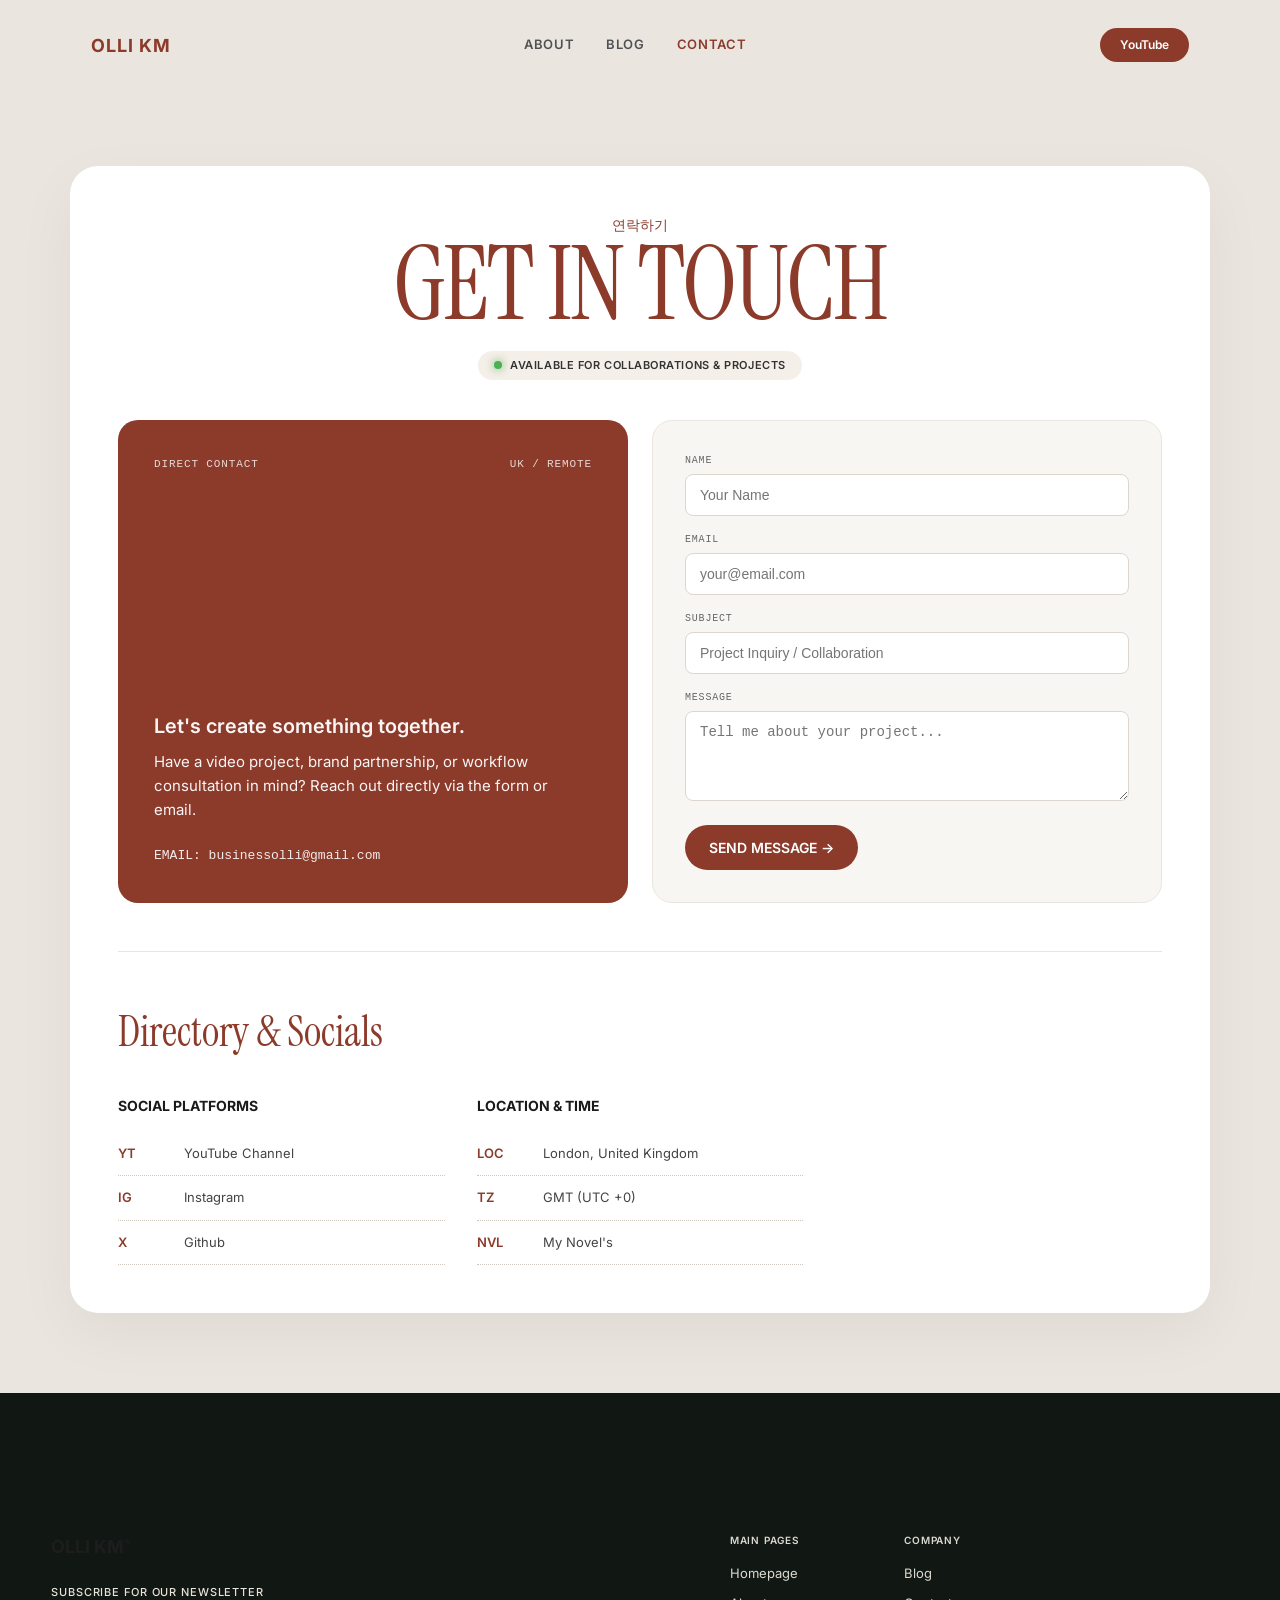
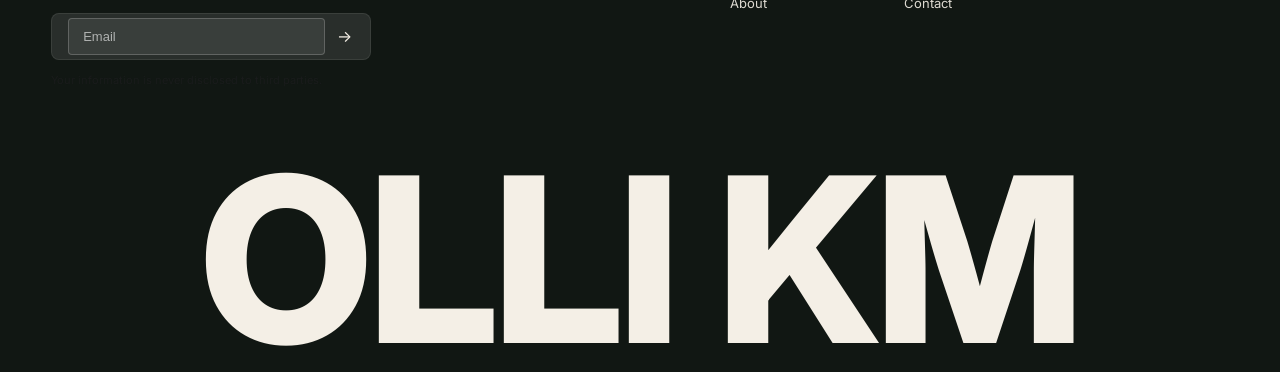
<file: contact.html>
<!DOCTYPE html>
<html lang="en">
<head>
  <meta charset="UTF-8">
  <meta name="viewport" content="width=device-width, initial-scale=1.0">
  <title>Contact — Olli Km</title>
  <link rel="preconnect" href="https://fonts.googleapis.com">
  <link rel="preconnect" href="https://fonts.gstatic.com" crossorigin>
  <link href="https://fonts.googleapis.com/css2?family=Instrument+Serif:ital@0;1&family=Inter:wght@400;500;600;700&display=swap" rel="stylesheet">
  <link rel="stylesheet" href="styles.css">
  <link rel="icon" type="image/png" href="/favicon.png">
<link rel="apple-touch-icon" href="/apple-touch-icon.png">
</head>
<body class="about-style-body">

  <!-- LIGHT NAVIGATION HEADER -->
  <header class="app-nav-wrapper">
    <div class="app-nav">
      <a href="index.html" class="app-nav__logo">OLLI KM</a>
      <nav class="app-nav__links">
        <a href="about.html">ABOUT</a>
        <a href="blog.html">BLOG</a>
        <a href="contact.html" class="active">CONTACT</a>
      </nav>
      <div class="app-nav__actions">
        <a href="https://www.youtube.com/@OlliKm" target="_blank" class="nav-btn-primary">YouTube</a>
      </div>
    </div>
  </header>

  <!-- FLOATING APP CANVAS CONTAINER -->
  <div class="page-canvas-wrapper">
    <main class="page-canvas">

      <!-- HERO / HEADER SECTION -->
      <section class="canvas-header">
        <span class="korean-subtitle">연락하기</span>
        <h1 class="serif-hero-title">GET IN TOUCH</h1>
        <div class="status-pill">
          <span class="status-dot"></span>
          <span>AVAILABLE FOR COLLABORATIONS & PROJECTS</span>
        </div>
      </section>

      <!-- BENTO GRID (Rust Info Card + Form Card) -->
      <section class="bento-grid">
        
        <!-- Left: Rust Accent Card -->
        <div class="rust-card">
          <div class="rust-card__header">
            <span>DIRECT CONTACT</span>
            <span>UK / REMOTE</span>
          </div>
          <div class="rust-card__body">
            <p style="font-size: 20px; font-weight: 600; margin-bottom: 8px;">Let's create something together.</p>
            <p>Have a video project, brand partnership, or workflow consultation in mind? Reach out directly via the form or email.</p>
            <p style="font-family: monospace; font-size: 13px; margin-top: 24px; opacity: 0.9;">EMAIL: businessolli@gmail.com</p>
          </div>
        </div>

       <!-- Right: Contact Form Card -->
<div class="contact-form-bento-card">
  <form class="bento-contact-form" id="contact-form">
    
    <!-- Web3Forms Access Key -->
    <input type="hidden" name="access_key" value="118d1ccd-d01d-4318-9b8b-5a63d50ef987">

    <div class="bento-form-group">
      <label for="name">NAME</label>
      <input type="text" name="name" id="name" placeholder="Your Name" required>
    </div>
    
    <div class="bento-form-group">
      <label for="email">EMAIL</label>
      <input type="email" name="email" id="email" placeholder="your@email.com" required>
    </div>
    
    <div class="bento-form-group">
      <label for="subject">SUBJECT</label>
      <input type="text" name="subject" id="subject" placeholder="Project Inquiry / Collaboration">
    </div>
    
    <div class="bento-form-group">
      <label for="message">MESSAGE</label>
      <textarea name="message" id="message" rows="4" placeholder="Tell me about your project..." required></textarea>
    </div>
    
    <button type="submit" class="bento-submit-btn">SEND MESSAGE →</button>
  </form>
</div>

      </section>

      <hr class="section-divider">

      <!-- DIRECTORY / SOCIAL LINKS SECTION -->
      <section class="directory-section">
        <h2 class="serif-section-title">Directory & Socials</h2>
        
        <div class="directory-grid">
          <div class="directory-col">
            <h3>SOCIAL PLATFORMS</h3>
            <ul class="directory-list">
              <li><span class="list-year">YT</span><a href="https://www.youtube.com/@OlliKm" target="_blank" class="list-text">YouTube Channel</a></li>
              <li><span class="list-year">IG</span><a href="https://www.instagram.com/olli.km_/" class="list-text">Instagram</a></li>
              <li><span class="list-year">X</span><a href="https://github.com/OlliKm" class="list-text">Github</a></li>
            </ul>
          </div>


          <div class="directory-col">
            <h3>LOCATION & TIME</h3>
            <ul class="directory-list">
              <li><span class="list-year">LOC</span><span class="list-text">London, United Kingdom</span></li>
              <li><span class="list-year">TZ</span><span class="list-text">GMT (UTC +0)</span></li>
              <li><span class="list-year">NVL</span><span class="list-text">My Novel's</span></li>
            </ul>
          </div>
        </div>
      </section>

    </main>
  </div>

  <!-- UNIVERSAL FOOTER -->
  <footer class="site-footer">
    <div class="footer__content">
      <div class="footer__grid">
        <div class="footer__brand-col">
          <div class="footer__logo">OLLI KM<span class="logo-sup">®</span></div>
          <p class="footer__newsletter-label">SUBSCRIBE FOR OUR NEWSLETTER</p>
          <form class="footer__form" id="newsletter-form">
            <input type="email" placeholder="Email" required aria-label="Email address">
            <button type="submit" aria-label="Subscribe">→</button>
          </form>
          <p class="footer__disclaimer">Your information is never disclosed to third parties.</p>
        </div>

        <nav class="footer__nav-grid">
          <div class="footer__col">
            <span class="footer__col-head">MAIN PAGES</span>
            <a href="index.html">Homepage</a>
            <a href="about.html">About</a>
          </div>
          <div class="footer__col">
            <span class="footer__col-head">COMPANY</span>
            <a href="blog.html">Blog</a>
            <a href="contact.html">Contact</a>
          </div>
        </nav>
      </div>

      <div class="footer__watermark-bottom">OLLI KM</div>
    </div>
  </footer>

  <script src="script.js"></script>
</body>
</html>
</file>
<file: styles.css>
/* =========================================================
   Global Variables & Reset
   ========================================================= */
:root {
  --color-cream: #f4efe6;
  --color-dark-bg: #111713;
  --color-tabs-bg: #141c16;
  --color-tab-pill: rgba(255, 255, 255, 0.12);
  --color-tab-pill-active: #2b352e;
  --color-maroon: #93323c;
  --color-white: #ffffff;
  --color-line-light: rgba(244, 239, 230, 0.12);

  --font-serif: "Instrument Serif", Georgia, serif;
  --font-sans: "Inter", -apple-system, BlinkMacSystemFont, sans-serif;

  --max-width: 1360px;
  --radius-sm: 8px;
  --radius-md: 16px;
  --radius-pill: 999px;
}

* { box-sizing: border-box; margin: 0; padding: 0; }
html { scroll-behavior: smooth; }

body {
  font-family: var(--font-sans);
  background: var(--color-dark-bg);
  color: var(--color-cream);
  -webkit-font-smoothing: antialiased;
  line-height: 1.5;
}

img { max-width: 100%; display: block; }
a { text-decoration: none; color: inherit; }
button { font-family: inherit; cursor: pointer; border: none; background: none; }

/* =========================================================
   Navigation Header
   ========================================================= */
.nav {
  position: absolute;
  top: 0; left: 0; right: 0;
  z-index: 20;
  padding: 28px 4vw;
}
.nav__inner {
  max-width: var(--max-width);
  margin: 0 auto;
  display: flex;
  align-items: center;
  justify-content: space-between;
}
.logo-text { font-weight: 700; font-size: 18px; letter-spacing: 0.05em; }
.nav__links { display: flex; gap: 32px; font-size: 14px; font-weight: 500; }
.nav__links a { opacity: 0.85; transition: opacity 0.2s; }
.nav__links a:hover { opacity: 1; }

.nav__social {
  font-size: 13px;
  font-weight: 500;
  background: rgba(255, 255, 255, 0.18);
  color: var(--color-cream);
  padding: 8px 22px;
  border-radius: var(--radius-pill);
  backdrop-filter: blur(8px);
  transition: all 0.2s;
}
.nav__social:hover { background: var(--color-cream); color: var(--color-dark-bg); }
.nav__toggle { display: none; }

/* =========================================================
   Hero Section
   ========================================================= */
.hero {
  position: relative;
  min-height: 100vh;
  display: flex;
  flex-direction: column;
  justify-content: space-between;
  padding: 120px 4vw 48px;
  overflow: hidden;
  background: var(--color-dark-bg);
}
.hero__bg { position: absolute; inset: 0; z-index: 1; }
.hero__bg video { width: 100%; height: 100%; object-fit: cover; }
.hero__overlay { position: absolute; inset: 0; background: linear-gradient(180deg, rgba(0,0,0,0.3) 0%, rgba(0,0,0,0.6) 100%); }

.hero__watermark {
  position: relative;
  z-index: 2;
  font-weight: 800;
  font-size: clamp(72px, 17vw, 240px);
  line-height: 0.9;
  color: var(--color-maroon);
  text-align: center;
  user-select: none;
}

.hero__content {
  position: relative;
  z-index: 3;
  max-width: var(--max-width);
  width: 100%;
  margin: auto auto 0;
}
.hero__eyebrows {
  display: flex;
  justify-content: space-between;
  font-size: 11px;
  font-weight: 600;
  letter-spacing: 0.12em;
  opacity: 0.85;
  margin-bottom: 24px;
}
.hero__bottom-row { display: flex; justify-content: space-between; align-items: flex-end; gap: 32px; }
.hero__title { font-family: var(--font-serif); font-weight: 400; font-size: clamp(36px, 4.5vw, 60px); line-height: 1.1; max-width: 620px; }

.hero__video-card { display: flex; flex-direction: column; align-items: flex-end; gap: 10px; }
.hero__video-wrapper {
  position: relative;
  width: 240px;
  aspect-ratio: 16/10;
  border-radius: var(--radius-sm);
  overflow: hidden;
  border: 1px solid rgba(255,255,255,0.2);
}
.hero__video-wrapper img { width: 100%; height: 100%; object-fit: cover; }
.hero__video-caption { font-size: 10px; font-weight: 700; letter-spacing: 0.1em; opacity: 0.85; }

.play-btn {
  position: absolute;
  top: 50%; left: 50%;
  transform: translate(-50%, -50%);
  transition: transform 0.2s;
}
.play-btn:hover { transform: translate(-50%, -50%) scale(1.1); }

/* =========================================================
   Vertical Sidebar Tabs Section
   ========================================================= */
.section--dark-tabs {
  background-color: var(--color-tabs-bg);
  padding: 120px 4vw;
  min-height: 80vh;
  display: flex;
  align-items: center;
}

.tabs-grid {
  max-width: var(--max-width);
  width: 100%;
  margin: 0 auto;
  display: grid;
  grid-template-columns: 1fr 1.1fr;
  gap: 80px;
  align-items: center;
}

/* Left Column Styling */
.tabs-left {
  display: flex;
  flex-direction: column;
  justify-content: space-between;
  min-height: 480px;
}

.tab-text-panel {
  display: none;
}
.tab-text-panel.active {
  display: block;
  animation: fadeIn 0.35s ease;
}

.tab-panel__title {
  font-family: var(--font-serif);
  font-weight: 400;
  font-size: clamp(48px, 5vw, 72px);
  line-height: 1.05;
  margin-bottom: 40px;
}

.tab-panel__desc {
  font-size: 16px;
  opacity: 0.8;
  max-width: 420px;
}

.tab-panel__mono-list {
  display: flex;
  flex-direction: column;
  gap: 12px;
  font-family: monospace;
  font-size: 13px;
  letter-spacing: 0.08em;
  opacity: 0.85;
}
.tab-panel__mono-list .mono-label {
  font-weight: 700;
  margin-bottom: 8px;
  color: var(--color-cream);
  opacity: 1;
}

/* Vertical Tab Buttons List */
.vertical-tab-list {
  display: flex;
  flex-direction: column;
  gap: 10px;
  max-width: 280px;
  margin-top: auto;
  padding-top: 40px;
}

.v-tab-btn {
  display: flex;
  align-items: center;
  gap: 14px;
  padding: 12px 18px;
  border-radius: var(--radius-sm);
  font-size: 13px;
  font-weight: 500;
  letter-spacing: 0.02em;
  color: rgba(244, 239, 230, 0.7);
  background: transparent;
  transition: all 0.2s ease;
}

.v-tab-btn:hover {
  color: var(--color-cream);
  background: rgba(255, 255, 255, 0.05);
}

.v-tab-btn.active {
  background: var(--color-tab-pill-active);
  color: var(--color-cream);
}

.v-tab-icon {
  width: 18px;
  height: 18px;
  flex-shrink: 0;
}

/* Right Column Media Containers */
.tab-media-panel {
  display: none;
}
.tab-media-panel.active {
  display: block;
  animation: fadeIn 0.35s ease;
}

.image-showcase {
  position: relative;
  width: 100%;
  aspect-ratio: 16 / 10;
  border-radius: var(--radius-md);
  overflow: hidden;
  box-shadow: 0 20px 40px rgba(0,0,0,0.4);
}
.image-showcase img { width: 100%; height: 100%; object-fit: cover; }

.glass-badge {
  position: absolute;
  top: 20px;
  right: 20px;
  max-width: 240px;
  padding: 10px 14px;
  font-family: monospace;
  font-size: 9px;
  letter-spacing: 0.05em;
  line-height: 1.4;
  color: rgba(255, 255, 255, 0.9);
  background: rgba(255, 255, 255, 0.15);
  backdrop-filter: blur(12px);
  -webkit-backdrop-filter: blur(12px);
  border: 1px solid rgba(255, 255, 255, 0.2);
  border-radius: var(--radius-sm);
}

.stacked-video-list {
  display: flex;
  flex-direction: column;
  gap: 24px;
}

.v-card-stacked {
  position: relative;
  width: 100%;
  aspect-ratio: 16/9;
  border-radius: var(--radius-md);
  overflow: hidden;
}
.v-card-stacked img { width: 100%; height: 100%; object-fit: cover; }

.v-card-stacked__overlay {
  position: absolute;
  inset: 0;
  display: flex;
  align-items: center;
  justify-content: center;
  background: rgba(0,0,0,0.25);
  font-weight: 700;
  font-size: 18px;
  text-align: center;
  padding: 20px;
  text-shadow: 0 2px 8px rgba(0,0,0,0.6);
}

@keyframes fadeIn {
  from { opacity: 0; transform: translateY(8px); }
  to { opacity: 1; transform: translateY(0); }
}

/* =========================================================
   Universal Footer
   ========================================================= */
.site-footer {
  background-color: var(--color-dark-bg);
  position: relative;
  overflow: hidden;
  padding-top: 140px;
}

.footer__wave-banner {
  position: absolute;
  top: 0; left: 0; right: 0;
  height: 220px;
  background: linear-gradient(180deg, rgba(34, 53, 40, 0) 0%, var(--color-dark-bg) 100%),
              url("https://images.unsplash.com/photo-1507525428034-b723cf961d3e?auto=format&fit=crop&w=1600&q=80") center/cover no-repeat;
  opacity: 0.6;
}

.footer__content {
  position: relative;
  z-index: 2;
  max-width: var(--max-width);
  margin: 0 auto;
  padding: 0 4vw;
}

.footer__grid {
  display: grid;
  grid-template-columns: 1.2fr 1fr;
  gap: 80px;
  margin-bottom: 80px;
}

.footer__logo {
  font-size: 18px;
  font-weight: 700;
  margin-bottom: 24px;
}
.logo-sup { font-size: 10px; vertical-align: super; }

.footer__newsletter-label,
.footer__newsletter-title,
.footer__newsletter label {
  color: var(--color-cream, #ffffff);
  font-size: 11px;
  font-weight: 500;
  letter-spacing: 0.08em;
  opacity: 0.95;
  margin-bottom: 12px;
}

.footer__form {
  display: flex;
  align-items: center;
  background: rgba(255, 255, 255, 0.1);
  border-radius: var(--radius-sm);
  padding: 4px 6px 4px 16px;
  max-width: 320px;
  margin-bottom: 12px;
  border: 1px solid rgba(255, 255, 255, 0.08);
}

.footer__form input,
.footer__form input[type="email"],
.footer__newsletter-input {
  flex: 1;
  background-color: rgba(255, 255, 255, 0.08);
  border: 1px solid rgba(255, 255, 255, 0.2);
  color: #ffffff;
  font-size: 13px;
  padding: 10px 14px;
  border-radius: 4px;
}
.footer__form input::placeholder { color: rgba(255, 255, 255, 0.6); }
.footer__form input:focus { outline: none; }

.footer__form button {
  color: var(--color-cream);
  font-size: 16px;
  padding: 4px 12px;
}

.footer__disclaimer {
  font-size: 11px;
  opacity: 0.75;
}

.footer__nav-grid {
  display: grid;
  grid-template-columns: repeat(3, 1fr);
  gap: 24px;
}

.footer__col-head {
  display: block;
  font-size: 10px;
  font-weight: 600;
  letter-spacing: 0.08em;
  color: var(--color-cream, #ffffff);
  opacity: 0.9;
  margin-bottom: 16px;
}

.footer__col a {
  display: block;
  font-size: 13px;
  margin-bottom: 10px;
  color: var(--color-cream, #ffffff);
  opacity: 0.9;
  transition: opacity 0.2s;
}
.footer__col a:hover { opacity: 1; }

.footer__watermark-bottom {
  font-weight: 800;
  font-size: clamp(80px, 18vw, 280px);
  line-height: 0.8;
  text-align: center;
  letter-spacing: -0.02em;
  color: var(--color-cream);
  user-select: none;
  padding-bottom: 20px;
}

/* Modal */
.video-modal {
  position: fixed; inset: 0; background: rgba(0,0,0,0.9);
  display: flex; align-items: center; justify-content: center; z-index: 100; padding: 24px;
}
.video-modal[hidden] { display: none; }
.video-modal__frame { width: 100%; max-width: 900px; aspect-ratio: 16/9; }
.video-modal__frame iframe { width: 100%; height: 100%; border-radius: var(--radius-sm); }
.video-modal__close { position: absolute; top: 24px; right: 32px; color: var(--color-cream); font-size: 36px; }

/* Active Navigation Highlight */
.nav__links a.nav__link--active {
  opacity: 1;
  font-weight: 600;
  border-bottom: 2px solid var(--color-cream);
  padding-bottom: 2px;
}

/* =========================================================
   About Page Hero & Bio
   ========================================================= */
.about-hero {
  padding: 160px 4vw 80px;
  background-color: var(--color-dark-bg);
}

.about-hero__inner {
  max-width: var(--max-width);
  margin: 0 auto;
}

.mono-tag {
  display: inline-block;
  font-family: monospace;
  font-size: 11px;
  letter-spacing: 0.12em;
  opacity: 0.7;
  margin-bottom: 20px;
}

.about-hero__title {
  font-family: var(--font-serif);
  font-weight: 400;
  font-size: clamp(40px, 5.5vw, 76px);
  line-height: 1.08;
  max-width: 960px;
}

.about-bio {
  padding: 60px 4vw 120px;
  background-color: var(--color-tabs-bg);
}

.about-bio__inner {
  max-width: var(--max-width);
  margin: 0 auto;
  display: grid;
  grid-template-columns: 1fr 1.1fr;
  gap: 80px;
  align-items: center;
}

.bio-image-wrapper {
  position: relative;
  width: 100%;
  aspect-ratio: 4/5;
  border-radius: var(--radius-md);
  overflow: hidden;
  box-shadow: 0 20px 40px rgba(0,0,0,0.4);
}

.bio-image-wrapper img {
  width: 100%;
  height: 100%;
  object-fit: cover;
}

.section-heading {
  font-family: var(--font-serif);
  font-size: clamp(32px, 3.5vw, 48px);
  font-weight: 400;
  line-height: 1.15;
  margin: 8px 0 24px;
}

.bio-paragraph {
  font-size: 16px;
  line-height: 1.7;
  opacity: 0.8;
  margin-bottom: 20px;
}

/* Stats Cards */
.stats-grid {
  display: grid;
  grid-template-columns: repeat(3, 1fr);
  gap: 20px;
  margin-top: 40px;
  padding-top: 32px;
  border-top: 1px solid var(--color-line-light);
}

.stat-card__number {
  display: block;
  font-family: var(--font-serif);
  font-size: 32px;
  color: var(--color-cream);
  margin-bottom: 4px;
}

.stat-card__label {
  font-size: 11px;
  font-weight: 600;
  letter-spacing: 0.05em;
  opacity: 0.6;
  text-transform: uppercase;
}

/* About Values Section */
.about-values {
  padding: 120px 4vw;
  background-color: var(--color-dark-bg);
}

.about-values__inner {
  max-width: var(--max-width);
  margin: 0 auto;
}

.values-header {
  margin-bottom: 60px;
}

.values-grid {
  display: grid;
  grid-template-columns: repeat(3, 1fr);
  gap: 32px;
}

.value-card {
  background: rgba(255, 255, 255, 0.03);
  border: 1px solid rgba(255, 255, 255, 0.06);
  padding: 36px 28px;
  border-radius: var(--radius-md);
  transition: transform 0.2s ease, border-color 0.2s ease;
}

.value-card:hover {
  transform: translateY(-4px);
  border-color: rgba(255, 255, 255, 0.15);
}

.value-card__num {
  font-family: monospace;
  font-size: 12px;
  opacity: 0.5;
  display: block;
  margin-bottom: 20px;
}

.value-card__title {
  font-size: 20px;
  font-weight: 600;
  margin-bottom: 12px;
}

.value-card__desc {
  font-size: 14px;
  line-height: 1.6;
  opacity: 0.75;
}

/* =========================================================
   Blog Page Styles
   ========================================================= */
.blog-hero {
  padding: 160px 4vw 60px;
  background-color: var(--color-dark-bg);
}

.blog-hero__inner {
  max-width: var(--max-width);
  margin: 0 auto;
}

.blog-hero__title {
  font-family: var(--font-serif);
  font-weight: 400;
  font-size: clamp(48px, 6vw, 84px);
  line-height: 1.05;
  margin-bottom: 40px;
}

.blog-filters {
  display: flex;
  gap: 12px;
  flex-wrap: wrap;
}

.filter-pill {
  font-size: 13px;
  font-weight: 500;
  padding: 10px 20px;
  border-radius: var(--radius-pill);
  background: rgba(255, 255, 255, 0.06);
  color: var(--color-cream);
  border: 1px solid rgba(255, 255, 255, 0.1);
  transition: all 0.2s ease;
}

.filter-pill:hover,
.filter-pill.active {
  background: var(--color-cream);
  color: var(--color-dark-bg);
  border-color: var(--color-cream);
}

.blog-featured {
  padding: 0 4vw 80px;
  background-color: var(--color-dark-bg);
}

.blog-featured__inner {
  max-width: var(--max-width);
  margin: 0 auto;
}

.featured-card {
  display: grid;
  grid-template-columns: 1.2fr 1fr;
  gap: 48px;
  align-items: center;
  background: var(--color-tabs-bg);
  border: 1px solid rgba(255, 255, 255, 0.08);
  border-radius: var(--radius-md);
  overflow: hidden;
  transition: border-color 0.2s ease;
}

.featured-card:hover {
  border-color: rgba(255, 255, 255, 0.2);
}

.featured-card__image {
  position: relative;
  aspect-ratio: 16/10;
  overflow: hidden;
}

.featured-card__image img {
  width: 100%;
  height: 100%;
  object-fit: cover;
  transition: transform 0.4s ease;
}

.featured-card:hover .featured-card__image img {
  transform: scale(1.03);
}

.category-badge {
  position: absolute;
  top: 20px;
  left: 20px;
  font-family: monospace;
  font-size: 10px;
  letter-spacing: 0.08em;
  background: rgba(17, 23, 19, 0.85);
  backdrop-filter: blur(8px);
  padding: 6px 12px;
  border-radius: var(--radius-sm);
  border: 1px solid rgba(255, 255, 255, 0.15);
}

.featured-card__content {
  padding: 40px 40px 40px 0;
}

.post-meta {
  font-family: monospace;
  font-size: 11px;
  letter-spacing: 0.08em;
  opacity: 0.6;
  margin-bottom: 16px;
  display: flex;
  align-items: center;
  gap: 8px;
}

.featured-card__title {
  font-family: var(--font-serif);
  font-size: clamp(28px, 3vw, 42px);
  font-weight: 400;
  line-height: 1.15;
  margin-bottom: 16px;
}

.featured-card__excerpt {
  font-size: 15px;
  line-height: 1.6;
  opacity: 0.75;
  margin-bottom: 24px;
}

.read-more-link {
  font-size: 13px;
  font-weight: 600;
  color: var(--color-cream);
  letter-spacing: 0.02em;
}

.blog-grid-section {
  padding: 80px 4vw 120px;
  background-color: var(--color-tabs-bg);
}

.blog-grid__inner {
  max-width: var(--max-width);
  margin: 0 auto;
}

.posts-grid {
  display: grid;
  grid-template-columns: repeat(3, 1fr);
  gap: 32px;
}

.post-card {
  background: var(--color-dark-bg);
  border: 1px solid rgba(255, 255, 255, 0.06);
  border-radius: var(--radius-md);
  overflow: hidden;
  transition: transform 0.2s ease, border-color 0.2s ease;
}

.post-card:hover {
  transform: translateY(-4px);
  border-color: rgba(255, 255, 255, 0.18);
}

.post-card__image {
  position: relative;
  aspect-ratio: 16/10;
  overflow: hidden;
}

.post-card__image img {
  width: 100%;
  height: 100%;
  object-fit: cover;
}

.post-card__body {
  padding: 28px 24px;
}

.post-card__title {
  font-family: var(--font-serif);
  font-size: 24px;
  font-weight: 400;
  line-height: 1.2;
  margin-bottom: 12px;
}

.post-card__excerpt {
  font-size: 14px;
  line-height: 1.6;
  opacity: 0.7;
}

/* =========================================================
   Contact Page Styles
   ========================================================= */
.contact-hero {
  padding: 160px 4vw 60px;
  background-color: var(--color-dark-bg);
}

.contact-hero__inner {
  max-width: var(--max-width);
  margin: 0 auto;
}

.contact-hero__title {
  font-family: var(--font-serif);
  font-size: clamp(48px, 6vw, 84px);
  font-weight: 400;
  line-height: 1.05;
  margin-bottom: 16px;
}

.contact-hero__subtitle {
  font-size: 18px;
  line-height: 1.6;
  opacity: 0.75;
  max-width: 600px;
}

.contact-section {
  padding: 40px 4vw 140px;
  background-color: var(--color-dark-bg);
}

.contact-section__inner {
  max-width: var(--max-width);
  margin: 0 auto;
  display: grid;
  grid-template-columns: 1fr 1.4fr;
  gap: 80px;
  align-items: start;
}

.contact-info {
  display: flex;
  flex-direction: column;
  gap: 40px;
}

.status-badge {
  display: inline-flex;
  align-items: center;
  gap: 10px;
  font-family: monospace;
  font-size: 11px;
  letter-spacing: 0.08em;
  padding: 8px 16px;
  background: rgba(255, 255, 255, 0.05);
  border: 1px solid rgba(255, 255, 255, 0.1);
  border-radius: var(--radius-pill);
  width: fit-content;
}

.status-dot {
  width: 8px;
  height: 8px;
  background-color: #4CAF50;
  border-radius: 50%;
  box-shadow: 0 0 10px #4CAF50;
}

.contact-block {
  display: flex;
  flex-direction: column;
  gap: 8px;
}

.contact-label {
  font-family: monospace;
  font-size: 11px;
  letter-spacing: 0.08em;
  opacity: 0.5;
}

.contact-email {
  font-family: var(--font-serif);
  font-size: clamp(24px, 2.5vw, 36px);
  color: var(--color-cream);
  text-decoration: underline;
  text-underline-offset: 6px;
  text-decoration-color: rgba(255, 255, 255, 0.3);
  transition: text-decoration-color 0.2s ease;
}

.contact-email:hover {
  text-decoration-color: var(--color-cream);
}

.contact-text {
  font-size: 16px;
  opacity: 0.8;
}

.contact-socials {
  list-style: none;
  padding: 0;
  display: flex;
  flex-direction: column;
  gap: 12px;
}

.contact-socials a {
  font-size: 15px;
  color: var(--color-cream);
  opacity: 0.85;
  display: inline-flex;
  align-items: center;
  gap: 6px;
  transition: opacity 0.2s ease, transform 0.2s ease;
}

.contact-socials a:hover {
  opacity: 1;
  transform: translateX(4px);
}

.contact-form-wrapper {
  background: var(--color-tabs-bg);
  padding: 48px;
  border-radius: var(--radius-md);
  border: 1px solid rgba(255, 255, 255, 0.08);
}

.contact-form {
  display: flex;
  flex-direction: column;
  gap: 24px;
}

.form-row {
  display: grid;
  grid-template-columns: 1fr 1fr;
  gap: 24px;
}

.form-group {
  display: flex;
  flex-direction: column;
  gap: 8px;
}

.form-group label {
  font-family: monospace;
  font-size: 11px;
  letter-spacing: 0.08em;
  opacity: 0.6;
}

.form-group input,
.form-group select,
.form-group textarea {
  width: 100%;
  padding: 14px 18px;
  background: rgba(255, 255, 255, 0.04);
  border: 1px solid rgba(255, 255, 255, 0.12);
  border-radius: var(--radius-sm);
  color: var(--color-cream);
  font-family: var(--font-sans);
  font-size: 15px;
  outline: none;
  transition: border-color 0.2s ease, background-color 0.2s ease;
}

.form-group select {
  appearance: none;
  background-image: url("data:image/svg+xml;utf8,<svg fill='white' height='24' viewBox='0 0 24 24' width='24' xmlns='http://www.w3.org/2000/svg'><path d='M7 10l5 5 5-5z'/></svg>");
  background-repeat: no-repeat;
  background-position: right 14px center;
  cursor: pointer;
}

.form-group select option {
  background-color: var(--color-dark-bg);
  color: var(--color-cream);
}

.form-group input:focus,
.form-group select:focus,
.form-group textarea:focus {
  border-color: var(--color-cream);
  background: rgba(255, 255, 255, 0.08);
}

.submit-btn {
  display: inline-flex;
  align-items: center;
  justify-content: center;
  gap: 12px;
  padding: 16px 32px;
  background: var(--color-cream);
  color: var(--color-dark-bg);
  font-family: var(--font-sans);
  font-size: 14px;
  font-weight: 600;
  border-radius: var(--radius-pill);
  border: none;
  cursor: pointer;
  margin-top: 12px;
  transition: transform 0.2s ease, opacity 0.2s ease;
}

.submit-btn:hover {
  opacity: 0.9;
  transform: translateY(-2px);
}

/* =========================================================
   Apple / Essos UI Software Theme
   ========================================================= */
.blog-theme-body {
  background-color: #EBE5DF;
  color: #1D1D1F;
  font-family: 'Inter', -apple-system, BlinkMacSystemFont, sans-serif;
  padding: 40px 20px;
  min-height: 100vh;
  display: flex;
  justify-content: center;
  align-items: center;
}

.app-window {
  background-color: #FFFFFF;
  width: 100%;
  max-width: 1180px;
  border-radius: 28px;
  padding: 32px 40px 48px;
  box-shadow: 0 20px 60px rgba(0, 0, 0, 0.05);
}

.app-nav {
  display: flex;
  align-items: center;
  justify-content: space-between;
  margin-bottom: 36px;
}

.app-nav__logo {
  font-weight: 700;
  font-size: 18px;
  letter-spacing: 0.05em;
  color: #8C3B2B;
  text-transform: uppercase;
}

.app-nav__links {
  display: flex;
  gap: 32px;
  font-size: 13px;
  font-weight: 600;
  letter-spacing: 0.05em;
}

.app-nav__links a {
  color: #515154;
  transition: color 0.2s ease;
}

.app-nav__links a:hover,
.app-nav__links a.active {
  color: #8C3B2B;
}

.app-nav__actions {
  display: flex;
  align-items: center;
  gap: 16px;
  font-size: 11px;
  font-weight: 600;
}

.nav-btn-link { color: #1D1D1F; }

.nav-btn-primary {
  background-color: #8C3B2B;
  color: #FFFFFF;
  padding: 8px 20px;
  border-radius: 999px;
  font-size: 12px;
  font-weight: 600;
  transition: opacity 0.2s ease;
}

.nav-btn-primary:hover { opacity: 0.9; }

/* Bento Grid Hero Layout */
.bento-hero {
  display: grid;
  grid-template-columns: 1.7fr 1fr;
  gap: 36px;
  margin-bottom: 56px;
}

.bento-hero__main {
  position: relative;
  border-radius: 20px;
  overflow: hidden;
}

.bento-hero__img-wrapper {
  position: relative;
  width: 100%;
  height: 100%;
  min-height: 420px;
}

.bento-hero__img-wrapper img {
  width: 100%;
  height: 100%;
  object-fit: cover;
}

.bento-hero__overlay {
  position: absolute;
  inset: 0;
  background: linear-gradient(180deg, rgba(0,0,0,0.1) 0%, rgba(0,0,0,0.85) 100%);
  display: flex;
  flex-direction: column;
  justify-content: flex-end;
  padding: 32px;
  color: #FFFFFF !important;
  z-index: 2;
}

.bento-hero__title {
  color: #FFFFFF !important;
  font-size: 26px;
  font-weight: 600;
  line-height: 1.25;
  margin: 12px 0 8px;
  text-shadow: 0 2px 10px rgba(0,0,0,0.3);
}

.bento-hero__meta {
  color: rgba(255, 255, 255, 0.8) !important;
  font-size: 11px;
  font-weight: 500;
}

.pill-badge {
  display: inline-flex;
  align-items: center;
  gap: 6px;
  background-color: #FFFFFF;
  color: #1D1D1F;
  font-size: 11px;
  font-weight: 500;
  padding: 5px 12px;
  border-radius: 999px;
  width: fit-content;
}

.pill-badge__dot {
  width: 6px;
  height: 6px;
  background-color: #8C3A27;
  border-radius: 50%;
}

.pill-badge--sm {
  background-color: #F6F3EF;
  margin-bottom: 12px;
}

.sidebar-heading {
  font-size: 18px;
  font-weight: 700;
  color: #1A1A1A;
  margin-bottom: 20px;
}

.sidebar-list {
  display: flex;
  flex-direction: column;
  gap: 16px;
}

.sidebar-item {
  display: flex;
  gap: 16px;
  align-items: center;
}

.sidebar-item img {
  width: 72px;
  height: 72px;
  border-radius: 14px;
  object-fit: cover;
  flex-shrink: 0;
}

.sidebar-item__text h3 {
  font-size: 13px;
  font-weight: 600;
  line-height: 1.35;
  color: #1A1A1A;
  margin-bottom: 4px;
  display: -webkit-box;
  -webkit-line-clamp: 2;
  -webkit-box-orient: vertical;
  overflow: hidden;
}

.sidebar-item__text p {
  font-size: 10px;
  color: #8C3B2B;
  font-weight: 600;
}

/* Three Card Responsive Grid */
.cards-section {
  margin-bottom: 48px;
}

.cards-section__header {
  display: flex;
  justify-content: space-between;
  align-items: center;
  margin-bottom: 24px;
}

.section-title {
  font-size: 20px;
  font-weight: 700;
}

.carousel-nav {
  display: flex;
  gap: 8px;
}

.arrow-btn {
  width: 32px;
  height: 32px;
  border-radius: 50%;
  background: #F6F3EF;
  color: #1D1D1F;
  font-size: 14px;
  display: flex;
  align-items: center;
  justify-content: center;
  transition: background 0.2s;
  cursor: pointer;
  user-select: none;
}

.arrow-btn:hover { background: #EBE5DF; }
.arrow-btn:active, .page-arrow:active { transform: scale(0.9); }

.three-card-grid {
  display: grid;
  grid-template-columns: repeat(3, 1fr);
  gap: 24px;
  overflow-x: visible;
}

.three-card-grid .soft-card {
  flex: none;
  min-width: 0;
}

.soft-card {
  background: #FAF8F5;
  border-radius: 20px;
  overflow: hidden;
  padding: 12px;
}

.soft-card__image {
  width: 100%;
  aspect-ratio: 16/10;
  border-radius: 14px;
  overflow: hidden;
  margin-bottom: 16px;
}

.soft-card__image img {
  width: 100%;
  height: 100%;
  object-fit: cover;
}

.soft-card__body {
  padding: 4px 8px 12px;
}

.soft-card__title {
  font-size: 15px;
  font-weight: 700;
  margin-bottom: 8px;
  line-height: 1.3;
}

.soft-card__desc {
  font-size: 12px;
  color: #6E6E73;
  line-height: 1.5;
  margin-bottom: 12px;
  display: -webkit-box;
  -webkit-line-clamp: 3;
  -webkit-box-orient: vertical;
  overflow: hidden;
}

.soft-card__meta {
  font-size: 10px;
  color: #86868B;
  font-weight: 500;
}

/* Pagination Bar */
.app-pagination {
  display: flex;
  justify-content: space-between;
  align-items: center;
  padding-top: 16px;
}

.page-numbers {
  display: flex;
  gap: 16px;
  font-size: 12px;
  font-weight: 600;
}

.page-num {
  color: #86868B;
  cursor: pointer;
  width: 24px;
  height: 24px;
  display: flex;
  align-items: center;
  justify-content: center;
  border-radius: 50%;
  user-select: none;
  transition: all 0.2s ease;
}

.page-num.active {
  background: #1D1D1F;
  color: #FFFFFF;
}

.page-num:hover:not(.active) {
  background: #EBE5DF;
  color: #1D1D1F;
}

.page-arrow {
  color: #1D1D1F;
  font-size: 14px;
  cursor: pointer;
  user-select: none;
  transition: all 0.2s ease;
}

/* Search Layout */
.search-container {
  display: flex;
  justify-content: center;
  width: 100%;
  margin: 0 auto 32px auto;
}

.bento-hero__sidebar .search-container {
  width: 100%;
  margin-bottom: 12px;
}

#blog-search-input {
  width: 100%;
  max-width: 420px;
  padding: 12px 20px;
  border-radius: 24px;
  border: 1px solid #e0e0e0;
  font-size: 0.95rem;
  text-align: center;
  outline: none;
  transition: all 0.2s ease;
}

#blog-search-input:focus {
  border-color: #111;
  box-shadow: 0 4px 12px rgba(0, 0, 0, 0.08);
}

.bento-hero__sidebar #blog-search-input {
  box-sizing: border-box;
  width: 100%;
  padding: 10px 16px;
  border-radius: 20px;
  border: 1px solid #e0e0e0;
  font-size: 0.9rem;
  text-align: left;
  outline: none;
  background-color: #faf8f5;
  transition: all 0.2s ease;
}

.bento-hero__sidebar #blog-search-input:focus {
  border-color: #8C3B2B;
  background-color: #ffffff;
  box-shadow: 0 2px 8px rgba(0, 0, 0, 0.05);
}

.search-results-list {
  margin-bottom: 24px;
  padding-bottom: 16px;
  border-bottom: 1px solid #e0e0e0;
}

.search-no-results {
  font-size: 0.85rem;
  color: #777;
  padding: 8px 0;
}

/* =========================================================
   Apple Article Reader Modal
   ========================================================= */
.article-modal {
  position: fixed;
  inset: 0;
  z-index: 1000;
  display: flex;
  justify-content: center;
  align-items: center;
  padding: 40px 20px;
  opacity: 0;
  pointer-events: none;
  transition: opacity 0.3s cubic-bezier(0.16, 1, 0.3, 1);
}

.article-modal.is-open {
  opacity: 1;
  pointer-events: auto;
}

.article-modal__backdrop {
  position: absolute;
  inset: 0;
  background: rgba(0, 0, 0, 0.4);
  backdrop-filter: blur(8px);
  -webkit-backdrop-filter: blur(8px);
}

.article-modal__sheet {
  position: relative;
  z-index: 2;
  background: #FFFFFF;
  width: 100%;
  max-width: 760px;
  max-height: 85vh;
  border-radius: 24px;
  box-shadow: 0 24px 60px rgba(0, 0, 0, 0.2);
  overflow-y: auto;
  transform: translateY(20px) scale(0.97);
  transition: transform 0.3s cubic-bezier(0.16, 1, 0.3, 1);
  padding: 40px;
}

.article-modal.is-open .article-modal__sheet {
  transform: translateY(0) scale(1);
}

.article-modal__close {
  position: absolute;
  top: 24px;
  right: 24px;
  width: 32px;
  height: 32px;
  border-radius: 50%;
  background: #F6F3EF;
  color: #1D1D1F;
  font-size: 14px;
  display: flex;
  align-items: center;
  justify-content: center;
  border: none;
  cursor: pointer;
  transition: background 0.2s;
}

.article-modal__close:hover { background: #EBE5DF; }

.article-modal__title {
  font-size: 32px;
  font-weight: 700;
  line-height: 1.2;
  color: #1D1D1F;
  margin: 12px 0 8px;
}

.article-modal__meta {
  font-size: 12px;
  color: #86868B;
  font-weight: 600;
  margin-bottom: 24px;
}

.article-modal__hero-image {
  width: 100%;
  height: 320px;
  border-radius: 16px;
  overflow: hidden;
  margin-bottom: 28px;
}

.article-modal__hero-image img {
  width: 100%;
  height: 100%;
  object-fit: cover;
}

.article-modal__body {
  font-size: 16px;
  line-height: 1.75;
  color: #333336;
}

.article-modal__body p { margin-bottom: 20px; }

/* Clickable Post Effects */
.clickable-post {
  cursor: pointer;
  transition: transform 0.2s ease, opacity 0.2s ease;
}

.clickable-post:hover { opacity: 0.92; }
.bento-hero__main.clickable-post:hover { transform: scale(0.995); }
.soft-card.clickable-post:hover { transform: translateY(-4px); }

/* =========================================================
   Hybrid About Page Styles (Kim Da Mi x Essos UI)
   ========================================================= */
.about-hybrid-page {
  background-color: #EBE5DF;
  color: #1D1D1F;
}

.app-nav-wrapper {
  padding: 28px 4vw;
  max-width: 1200px;
  margin: 0 auto;
}

.hybrid-container {
  max-width: 1180px;
  margin: 20px auto 80px;
  background: #FFFFFF;
  border-radius: 28px;
  padding: 48px;
  box-shadow: 0 20px 60px rgba(0, 0, 0, 0.05);
}

.hybrid-hero {
  text-align: center;
  margin-bottom: 56px;
}

.hybrid-hero__center {
  display: flex;
  flex-direction: column;
  align-items: center;
  margin-bottom: 32px;
}

.korean-name-tag {
  font-size: 18px;
  font-weight: 500;
  color: #8C3A27;
  letter-spacing: 0.1em;
  margin-bottom: 4px;
}

.hybrid-hero__name {
  font-family: var(--font-serif);
  font-size: clamp(48px, 6vw, 84px);
  font-weight: 400;
  letter-spacing: -0.02em;
  line-height: 1;
  color: #8C3A27;
  margin-bottom: 16px;
}

.hybrid-hero__banner-img {
  width: 100%;
  max-height: 520px;
  border-radius: 20px;
  overflow: hidden;
}

.hybrid-hero__banner-img img {
  width: 100%;
  height: 100%;
  object-fit: cover;
  object-position: top center;
}

.hybrid-intro {
  display: grid;
  grid-template-columns: 1.2fr 1fr;
  gap: 36px;
  margin-bottom: 64px;
}

.intro-card {
  background: #8C3A27;
  color: #FFFFFF;
  padding: 36px;
  border-radius: 20px;
  display: flex;
  flex-direction: column;
  justify-content: space-between;
}

.intro-card__header {
  display: flex;
  justify-content: space-between;
  align-items: center;
  font-family: monospace;
  font-size: 12px;
  letter-spacing: 0.08em;
  opacity: 0.85;
  margin-bottom: 28px;
}

.intro-card__body p {
  font-size: 15px;
  line-height: 1.7;
  opacity: 0.92;
  margin-bottom: 16px;
}

.intro-card__body p:last-child { margin-bottom: 0; }

.feature-card-wrapper {
  position: relative;
  border-radius: 20px;
  overflow: hidden;
}

.feature-card-img {
  width: 100%;
  height: 100%;
  min-height: 340px;
  position: relative;
}

.feature-card-img img {
  width: 100%;
  height: 100%;
  object-fit: cover;
}

.glass-badge-light {
  position: absolute;
  top: 20px;
  right: 20px;
  max-width: 220px;
  padding: 10px 14px;
  font-family: monospace;
  font-size: 10px;
  letter-spacing: 0.05em;
  line-height: 1.4;
  color: #1D1D1F;
  background: rgba(255, 255, 255, 0.75);
  backdrop-filter: blur(12px);
  -webkit-backdrop-filter: blur(12px);
  border: 1px solid rgba(255, 255, 255, 0.4);
  border-radius: var(--radius-sm);
}

.hybrid-biography {
  border-top: 1px solid #EBE5DF;
  padding-top: 48px;
}

.hybrid-section-title {
  font-family: var(--font-serif);
  font-size: 36px;
  font-weight: 400;
  color: #8C3A27;
  margin-bottom: 32px;
}

.bio-tables-grid {
  display: grid;
  grid-template-columns: repeat(3, 1fr);
  gap: 32px;
}

.table-col-heading {
  font-size: 14px;
  font-weight: 700;
  color: #1D1D1F;
  margin-bottom: 20px;
  letter-spacing: -0.01em;
}

.tabular-list {
  list-style: none;
  padding: 0;
  margin: 0;
}

.tabular-list li {
  display: flex;
  gap: 16px;
  font-size: 13px;
  padding: 10px 0;
  border-bottom: 1px dashed #EBE5DF;
}

.tab-year {
  color: #8C3A27;
  font-weight: 600;
  min-width: 44px;
}

.tab-title {
  color: #515154;
  font-weight: 500;
}

/* =========================================================
   Upgraded Hybrid Contact Page Styles
   ========================================================= */
.contact-page-body {
  background-color: var(--color-dark-bg);
  color: var(--color-cream);
}

.contact-app-container {
  padding: 140px 4vw 80px;
  max-width: 1260px;
  margin: 0 auto;
}

.contact-window {
  background: var(--color-tabs-bg);
  border-radius: 28px;
  padding: 56px 48px;
  border: 1px solid rgba(255, 255, 255, 0.08);
  box-shadow: 0 20px 60px rgba(0, 0, 0, 0.3);
}

.contact-hero-inner { margin-bottom: 48px; }

.contact-grid {
  display: grid;
  grid-template-columns: 1fr 1.3fr;
  gap: 56px;
  align-items: start;
}

.contact-info-col {
  display: flex;
  flex-direction: column;
  gap: 36px;
}

.info-block {
  display: flex;
  flex-direction: column;
  gap: 8px;
}

.mono-label {
  font-family: monospace;
  font-size: 11px;
  letter-spacing: 0.08em;
  opacity: 0.5;
  color: var(--color-cream);
}

.email-link {
  font-family: var(--font-serif);
  font-size: clamp(26px, 2.8vw, 38px);
  color: var(--color-maroon);
  text-decoration: underline;
  text-underline-offset: 6px;
  text-decoration-color: rgba(147, 50, 60, 0.4);
  transition: all 0.2s ease;
}

.email-link:hover {
  color: var(--color-cream);
  text-decoration-color: var(--color-cream);
}

.info-text {
  font-size: 15px;
  opacity: 0.85;
}

.tabular-socials {
  list-style: none;
  padding: 0;
  margin-top: 4px;
}

.tabular-socials li {
  display: flex;
  justify-content: space-between;
  align-items: center;
  padding: 12px 0;
  border-bottom: 1px dashed rgba(244, 239, 230, 0.15);
  font-size: 14px;
}

.social-platform { opacity: 0.7; }

.tabular-socials a {
  color: var(--color-cream);
  font-weight: 500;
  transition: opacity 0.2s ease, transform 0.2s ease;
}

.tabular-socials a:hover {
  opacity: 1;
  color: var(--color-maroon);
}

.contact-form-card {
  background: rgba(255, 255, 255, 0.03);
  padding: 40px;
  border-radius: 20px;
  border: 1px solid rgba(255, 255, 255, 0.08);
}

.submit-btn-primary {
  display: inline-flex;
  align-items: center;
  justify-content: center;
  gap: 12px;
  padding: 16px 32px;
  background: var(--color-maroon);
  color: var(--color-cream);
  font-family: var(--font-sans);
  font-size: 14px;
  font-weight: 600;
  border-radius: var(--radius-pill);
  border: none;
  cursor: pointer;
  margin-top: 8px;
  transition: transform 0.2s ease, background-color 0.2s ease;
}

.submit-btn-primary:hover {
  background: #a83b47;
  transform: translateY(-2px);
}

/* =========================================================
   About-Style Repurposed Contact Page
   ========================================================= */
body.about-style-body {
  background-color: #EBE5DF;
  color: #1D1D1F;
  font-family: 'Inter', -apple-system, BlinkMacSystemFont, sans-serif;
  margin: 0;
  padding: 0;
}

.page-canvas-wrapper {
  padding: 40px 20px 80px;
  max-width: 1180px;
  margin: 0 auto;
}

.page-canvas {
  background-color: #FFFFFF;
  border-radius: 28px;
  padding: 48px;
  box-shadow: 0 20px 60px rgba(0, 0, 0, 0.05);
}

.canvas-header {
  text-align: center;
  margin-bottom: 40px;
}

.korean-subtitle {
  display: block;
  font-size: 14px;
  color: #8C3B2B;
  font-weight: 500;
  margin-bottom: 4px;
}

.serif-hero-title {
  font-family: 'Instrument Serif', Georgia, serif;
  font-size: clamp(60px, 8vw, 110px);
  font-weight: 400;
  line-height: 0.9;
  color: #8C3B2B;
  margin: 0 0 20px 0;
  letter-spacing: -0.02em;
}

.status-pill {
  display: inline-flex;
  align-items: center;
  gap: 8px;
  background-color: #F5EFE9;
  padding: 6px 16px;
  border-radius: 999px;
  font-size: 11px;
  font-weight: 600;
  letter-spacing: 0.05em;
  color: #333333;
}

.hero-image-container {
  position: relative;
  width: 100%;
  height: 420px;
  border-radius: 20px;
  overflow: hidden;
  margin-bottom: 40px;
}

.hero-banner-img {
  width: 100%;
  height: 100%;
  object-fit: cover;
  object-position: center;
}

.bento-grid {
  display: grid;
  grid-template-columns: 1fr 1fr;
  gap: 24px;
  margin-bottom: 48px;
}

.rust-card {
  background-color: #8C3B2B;
  color: #FFFFFF;
  border-radius: 20px;
  padding: 36px;
  display: flex;
  flex-direction: column;
  justify-content: space-between;
}

.rust-card__header {
  display: flex;
  justify-content: space-between;
  font-family: monospace;
  font-size: 11px;
  letter-spacing: 0.08em;
  opacity: 0.8;
  margin-bottom: 32px;
}

.rust-card__body p {
  font-size: 15px;
  line-height: 1.6;
  opacity: 0.95;
  margin-bottom: 16px;
}

.rust-card__body p:last-child { margin-bottom: 0; }

.contact-form-bento-card {
  background-color: #F8F6F3;
  border-radius: 20px;
  padding: 32px;
  border: 1px solid #EAE5DF;
}

.bento-contact-form {
  display: flex;
  flex-direction: column;
  gap: 16px;
}

.bento-form-group {
  display: flex;
  flex-direction: column;
  gap: 6px;
}

.bento-form-group label {
  font-family: monospace;
  font-size: 10px;
  letter-spacing: 0.08em;
  color: #666;
}

.bento-form-group input,
.bento-form-group textarea {
  width: 100%;
  padding: 12px 14px;
  border: 1px solid #DDD6CE;
  border-radius: 8px;
  background-color: #FFFFFF;
  font-size: 14px;
  color: #1A1A1A;
  box-sizing: border-box;
}

.bento-submit-btn {
  background-color: #8C3B2B;
  color: #FFFFFF;
  border: none;
  padding: 14px 24px;
  border-radius: 999px;
  font-weight: 600;
  font-size: 14px;
  cursor: pointer;
  align-self: flex-start;
  margin-top: 8px;
  transition: opacity 0.2s;
}

.bento-submit-btn:hover { opacity: 0.9; }

.section-divider {
  border: none;
  border-top: 1px solid #EAE5DF;
  margin: 48px 0;
}

.serif-section-title {
  font-family: 'Instrument Serif', Georgia, serif;
  font-size: 42px;
  font-weight: 400;
  color: #8C3B2B;
  margin-bottom: 32px;
}

.directory-grid {
  display: grid;
  grid-template-columns: repeat(3, 1fr);
  gap: 32px;
}

.directory-col h3 {
  font-size: 14px;
  font-weight: 700;
  margin-bottom: 16px;
  color: #1A1A1A;
}

.directory-list {
  list-style: none;
  padding: 0;
  margin: 0;
}

.directory-list li {
  display: flex;
  gap: 16px;
  padding: 12px 0;
  border-bottom: 1px dotted #D0C8BF;
  font-size: 13px;
}

.list-year {
  color: #8C3B2B;
  font-weight: 600;
  min-width: 50px;
}

.list-text {
  color: #444444;
  text-decoration: none;
}

.list-text:hover { color: #8C3B2B; }

/* =========================================================
   Light Theme Interactive Tabs Overrides
   ========================================================= */
.logo-text-rust {
  font-weight: 700;
  font-size: 18px;
  color: #8C3B2B;
}

.nav__social-rust {
  font-size: 13px;
  font-weight: 500;
  background: #8C3B2B;
  color: #FFFFFF;
  padding: 8px 22px;
  border-radius: var(--radius-pill);
  transition: opacity 0.2s;
}

.nav__social-rust:hover { opacity: 0.9; }

.tabs-grid-light {
  display: grid;
  grid-template-columns: 1fr 1.2fr;
  gap: 48px;
  align-items: center;
  padding-top: 40px;
  border-top: 1px solid #EBE5DF;
}

.mono-label-rust {
  font-weight: 700;
  color: #8C3B2B;
}

.tab-panel__mono-list-light {
  display: flex;
  flex-direction: column;
  gap: 10px;
  font-family: monospace;
  font-size: 13px;
  color: #515154;
}

.vertical-tab-list-light {
  display: flex;
  flex-direction: column;
  gap: 8px;
  max-width: 280px;
  margin-top: 32px;
}

.v-tab-btn-light {
  display: flex;
  align-items: center;
  padding: 12px 18px;
  border-radius: var(--radius-sm);
  font-size: 13px;
  font-weight: 600;
  color: #515154;
  background: #F8F6F3;
  transition: all 0.2s ease;
  border: 1px solid transparent;
}

.v-tab-btn-light:hover {
  background: #EBE5DF;
  color: #1A1A1A;
}

.v-tab-btn-light.active {
  background: #8C3B2B !important;
  color: #FFFFFF !important;
}

.hero-video-card { position: relative; }
.hero-video-card video { width: 100%; height: 100%; object-fit: cover; }

.hero__video-overlay {
  position: absolute;
  inset: 0;
  background: rgba(0, 0, 0, 0.25);
  display: flex;
  align-items: center;
  justify-content: center;
}

.tabs-left .tab-text-panel,
.tabs-right .tab-media-panel {
  display: none;
}

.tabs-left .tab-text-panel.active,
.tabs-right .tab-media-panel.active {
  display: block;
  animation: fadeIn 0.35s ease;
}

/* =========================================================
   Global Responsive Adjustments
   ========================================================= */
@media (max-width: 900px) {
  .tabs-grid,
  .tabs-grid-light {
    grid-template-columns: 1fr;
    gap: 32px;
  }
  .tabs-left { min-height: auto; }
  
  .footer__grid,
  .about-bio__inner,
  .contact-section__inner,
  .contact-grid,
  .hybrid-intro,
  .bento-hero,
  .featured-card {
    grid-template-columns: 1fr;
    gap: 48px;
  }
  
  .values-grid,
  .posts-grid,
  .three-card-grid,
  .bio-tables-grid,
  .directory-grid {
    grid-template-columns: 1fr;
  }
  
  .stats-grid,
  .form-row {
    grid-template-columns: 1fr;
  }

  .app-window,
  .hybrid-container,
  .contact-window,
  .page-canvas {
    padding: 24px;
  }

  .app-nav__links { display: none; }
  .featured-card__content { padding: 32px; }
  .contact-form-wrapper,
  .contact-form-card { padding: 28px; }
  .hero-image-container { height: 280px; }

  /* =========================================================
   Mobile Responsiveness & Viewport Fixes (Phones & Tablets)
   ========================================================= */

@media (max-width: 768px) {
  /* 1. Global Spacing & Layout Structure */
  body {
    overflow-x: hidden;
  }
  
  .page-canvas-wrapper, 
  .contact-app-container,
  .hybrid-container {
    padding: 16px 12px;
  }

  .page-canvas,
  .app-window,
  .contact-window,
  .contact-form-wrapper,
  .contact-form-card {
    padding: 20px 16px;
    border-radius: 16px;
  }

  /* 2. Navigation Header & Menu */
  .app-nav {
    flex-wrap: wrap;
    gap: 12px;
  }

  .app-nav__links {
    display: none; /* Hide heavy nav links on small screens to save space */
  }

  .app-nav__actions {
    margin-left: auto;
  }

  /* 3. Hero Sections & Bento Grids */
  .bento-hero,
  .bento-grid,
  .three-card-grid,
  .posts-grid,
  .values-grid,
  .directory-grid,
  .bio-tables-grid,
  .footer__grid,
  .contact-grid {
    grid-template-columns: 1fr !important;
    gap: 20px !important;
  }

  .serif-hero-title {
    font-size: clamp(40px, 12vw, 64px) !important;
  }

  .bento-hero__img-wrapper {
    min-height: 280px;
  }

  /* 4. Search Bar Fixes */
  .cards-section__header {
    flex-direction: column;
    align-items: stretch !important;
    gap: 12px;
  }

  #blog-search-input {
    max-width: 100% !important;
    width: 100% !important;
  }

  /* 5. Article Reader Modal Mobile Adaptation */
  .article-modal {
    padding: 10px;
  }

  .article-modal__sheet {
    max-height: 92vh;
    padding: 20px 16px;
    border-radius: 20px;
  }

  .article-modal__hero-image {
    height: 200px;
  }

  .article-modal__title {
    font-size: 24px;
  }

  .article-modal__close {
    top: 16px;
    right: 16px;
  }

  /* 6. Forms & Inputs */
  .form-row {
    grid-template-columns: 1fr !important;
    gap: 16px;
  }

  .bento-submit-btn,
  .submit-btn,
  .submit-btn-primary {
    width: 100%;
    justify-content: center;
  }

  /* 7. Footers */
  .footer__nav-grid {
    grid-template-columns: 1fr 1fr;
    gap: 16px;
  }
}

/* Extra small devices (iPhone SE / older phones) */
@media (max-width: 480px) {
  .serif-hero-title {
    font-size: 36px !important;
  }
  
  .app-nav__logo {
    font-size: 15px;
  }

  .status-pill {
    font-size: 10px;
    padding: 4px 10px;
  }
}
}
@media (max-width: 768px) {
  /* Fix pagination buttons layout on mobile for easy tapping */
  .app-pagination {
    display: flex;
    justify-content: space-between;
    align-items: center;
    padding: 20px 0;
    gap: 10px;
  }
  
  .page-arrow {
    padding: 10px 16px;
    background: #F6F3EF;
    border-radius: 8px;
    font-weight: bold;
  }

  .three-card-grid {
    grid-template-columns: 1fr !important;
  }
}
/* =========================================================
   Centered Search Bar Update
   ========================================================= */
.cards-section__header {
  display: flex;
  flex-direction: column;
  align-items: center;
  justify-content: center;
  margin-bottom: 32px;
  text-align: center;
}

.cards-section__header .section-title {
  margin-bottom: 16px;
}

.search-container {
  display: flex;
  justify-content: center;
  width: 100%;
  margin: 0 auto;
}

#blog-search-input {
  width: 100%;
  max-width: 480px;
  padding: 12px 20px;
  border-radius: 24px;
  border: 1px solid #d0c8bf;
  font-size: 0.95rem;
  text-align: center;
  outline: none;
  background-color: #faf8f5;
  transition: all 0.2s ease;
}

#blog-search-input:focus {
  border-color: #8C3B2B;
  background-color: #ffffff;
  box-shadow: 0 4px 12px rgba(0, 0, 0, 0.08);
}
/* =========================================================
   Mini-Page Card Layout Styling
   ========================================================= */
.soft-card {
  background: #FAF8F5;
  border-radius: 20px;
  overflow: hidden;
  border: 1px solid #EAE5DF;
  transition: transform 0.25s ease, box-shadow 0.25s ease;
  display: flex;
  flex-direction: column;
}

.soft-card:hover {
  transform: translateY(-6px);
  box-shadow: 0 16px 32px rgba(0, 0, 0, 0.08);
}

/* Mini Window Browser Header inside the Card */
.soft-card__mini-browser {
  background: #EFECE6;
  padding: 10px 12px;
  border-bottom: 1px solid #E2DCD4;
}

.mini-browser__header {
  display: flex;
  align-items: center;
  gap: 6px;
  margin-bottom: 8px;
}

.mini-dot {
  width: 8px;
  height: 8px;
  border-radius: 50%;
}
.mini-dot.red { background: #FF5F56; }
.mini-dot.yellow { background: #FFBD2E; }
.mini-dot.green { background: #27C93F; }

.mini-browser__title-bar {
  font-family: monospace;
  font-size: 10px;
  color: #777;
  margin-left: auto;
  margin-right: auto;
  overflow: hidden;
  text-overflow: ellipsis;
  white-space: nowrap;
  max-width: 140px;
}

/* Card Image Container */
.soft-card__image {
  width: 100%;
  aspect-ratio: 16/10;
  border-radius: 12px;
  overflow: hidden;
  background: #f0f0f0;
}

.soft-card__image img {
  width: 100%;
  height: 100%;
  object-fit: cover;
  transition: transform 0.4s ease;
}

.soft-card:hover .soft-card__image img {
  transform: scale(1.03);
}

/* Card Body & Typography */
.soft-card__body {
  padding: 20px;
  display: flex;
  flex-direction: column;
  flex: 1;
}

.soft-card__title {
  font-family: 'Instrument Serif', Georgia, serif;
  font-size: 24px;
  font-weight: 400;
  line-height: 1.15;
  color: #1D1D1F;
  margin-bottom: 8px;
}

.soft-card__desc {
  font-size: 13px;
  color: #6E6E73;
  line-height: 1.5;
  margin-bottom: 16px;
  display: -webkit-box;
  -webkit-line-clamp: 2;
  -webkit-box-orient: vertical;
  overflow: hidden;
  flex: 1;
}

.soft-card__footer-meta {
  display: flex;
  justify-content: space-between;
  align-items: center;
  border-top: 1px solid #EAE5DF;
  padding-top: 12px;
  margin-top: auto;
}

.soft-card__meta {
  font-size: 10px;
  color: #86868B;
  font-weight: 600;
  font-family: monospace;
}

.mini-read-pill {
  font-size: 11px;
  font-weight: 600;
  color: #8C3B2B;
}
/* 1. Hide the mobile pagination by default (for desktop view) */
.app-pagination {
  display: none; 
}

/* 2. Rules for Mobile Screens (Tablets and Phones - under 768px) */
@media screen and (max-width: 767px) {
  
  /* Show the mobile pagination buttons */
  .app-pagination {
    display: flex; /* Or display: block; depending on your current styling */
    justify-content: space-between;
  }

  /* Hide your desktop clickable titles */
  /* NOTE: Replace '.desktop-titles' with the actual class or ID of your desktop titles */
  .desktop-titles {
    display: none; 
  }
}

/* 3. Rules for Desktop Screens (768px and wider) */
@media screen and (min-width: 768px) {
  
  /* Ensure desktop titles are visible on larger screens */
  .desktop-titles {
    display: flex; /* Or display: block; */
  }
}
</file>
